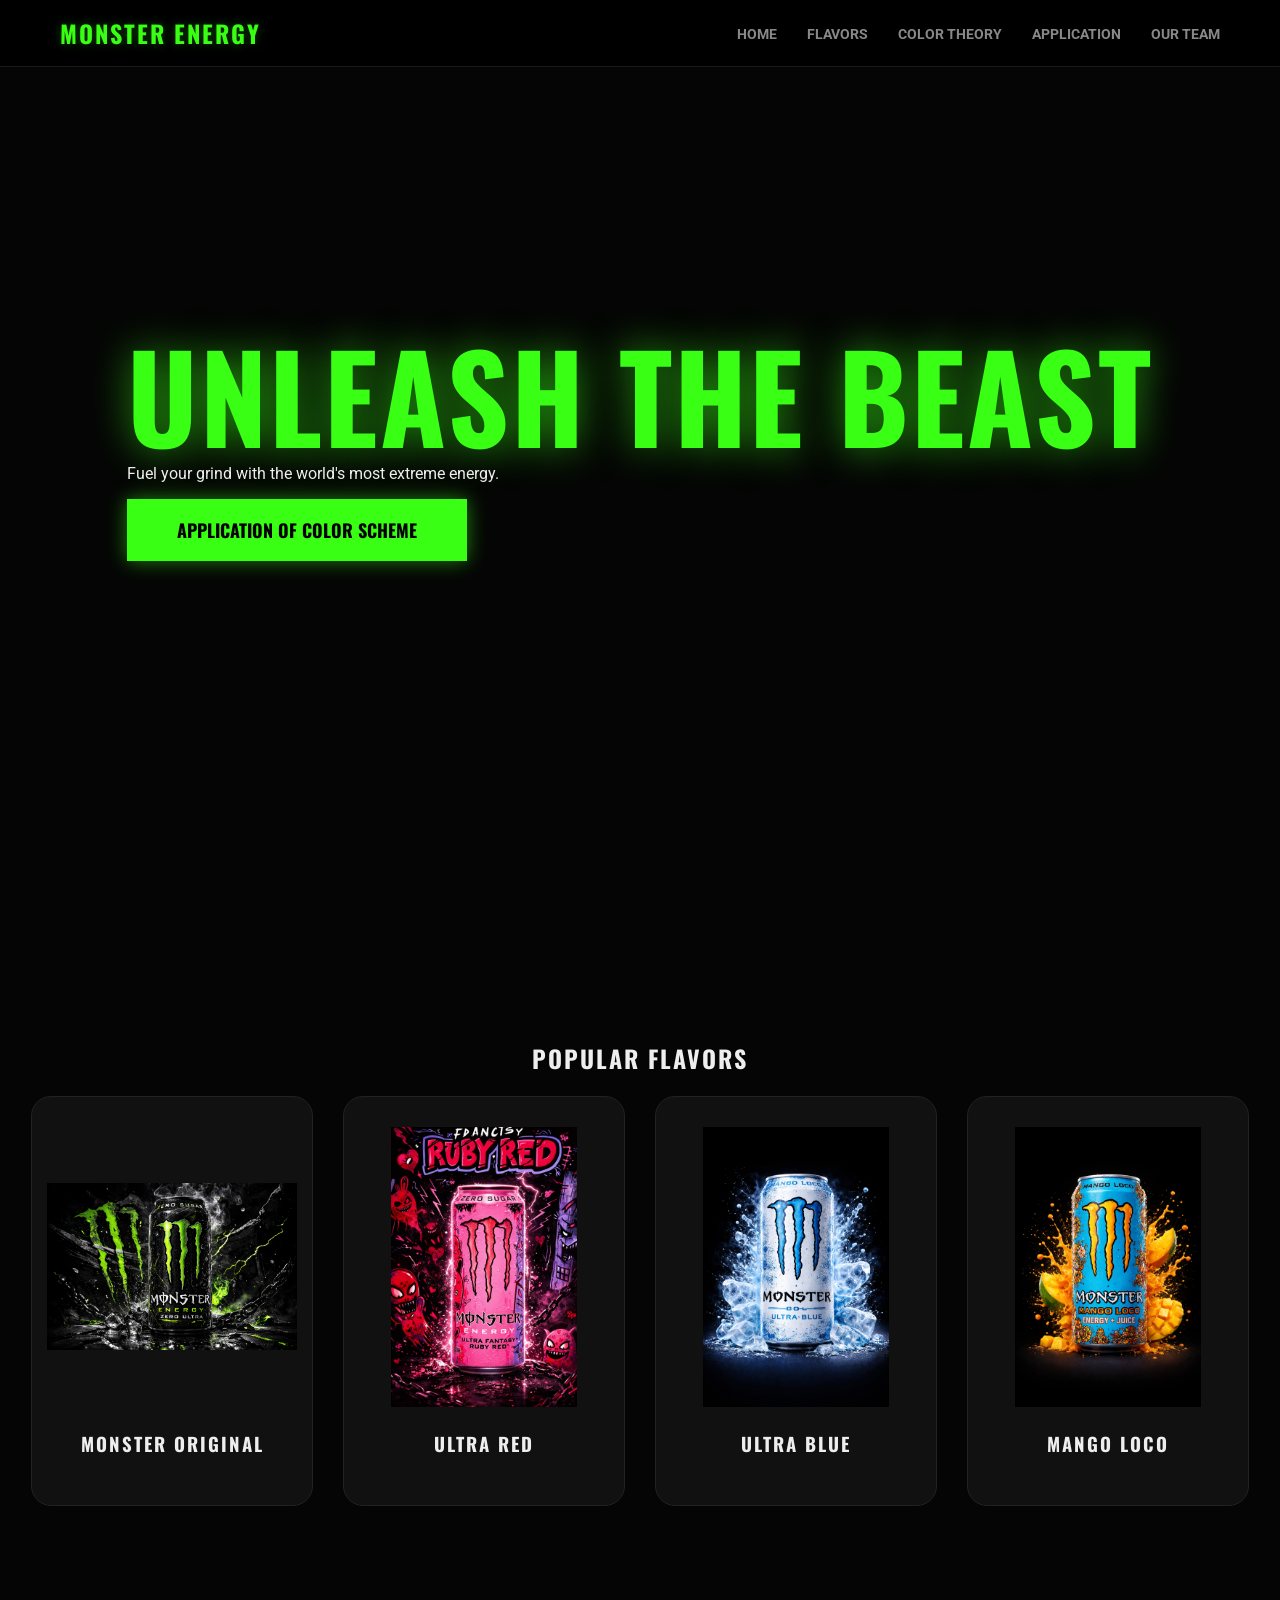
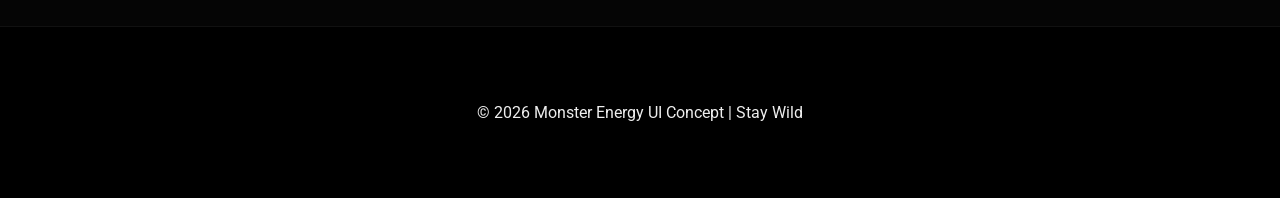
<file: index.html>
<!DOCTYPE html>
<html lang="en">
<head>
    <meta charset="UTF-8">
    <meta name="viewport" content="width=device-width, initial-scale=1.0">
    <title>Monster Energy | Unleash The Beast</title>
    <link rel="stylesheet" href="style.css">
</head>
<body>

<nav>
    <div class="logo">
        <h2>Monster Energy</h2>
    </div>
    <ul>
        <li><a href="index.html">Home</a></li>
        <li><a href="#flavors">Flavors</a></li>
        <li><a href="colors.html">Color Theory</a></li>
        <li><a href="application.html">Application</a></li>
        <li><a href="team.html">Our Team</a></li>
    </ul>
</nav>

<section class="hero">
    <video autoplay muted loop playsinline class="hero-video">
        <source src="asqqqqq.mp4" type="video/mp4">
    </video>
    <div class="hero-overlay"></div>
    <div class="hero-content">
        <h1>Unleash The Beast</h1>
        <p>Fuel your grind with the world's most extreme energy.</p>
        <a href="application.html" class="pulse-btn">Application of Color Scheme</a>
    </div>
</section>

<section id="flavors" class="flavors">
    <h2 class="section-title">Popular Flavors</h2>
    <div class="cards">
        <div class="card green"><img src="images/green.jpg" alt="Green"><h3>Monster Original</h3></div>
        <div class="card red"><img src="images/red.jpg" alt="Red"><h3>Ultra Red</h3></div>
        <div class="card blue"><img src="images/blue.jpg" alt="Blue"><h3>Ultra Blue</h3></div>
        <div class="card orange"><img src="images/orange.jpg" alt="Orange"><h3>Mango Loco</h3></div>
    </div>
</section>

<footer id="footer">
    <p>© 2026 Monster Energy UI Concept | Stay Wild</p>
</footer>

</body>
</html>
</file>
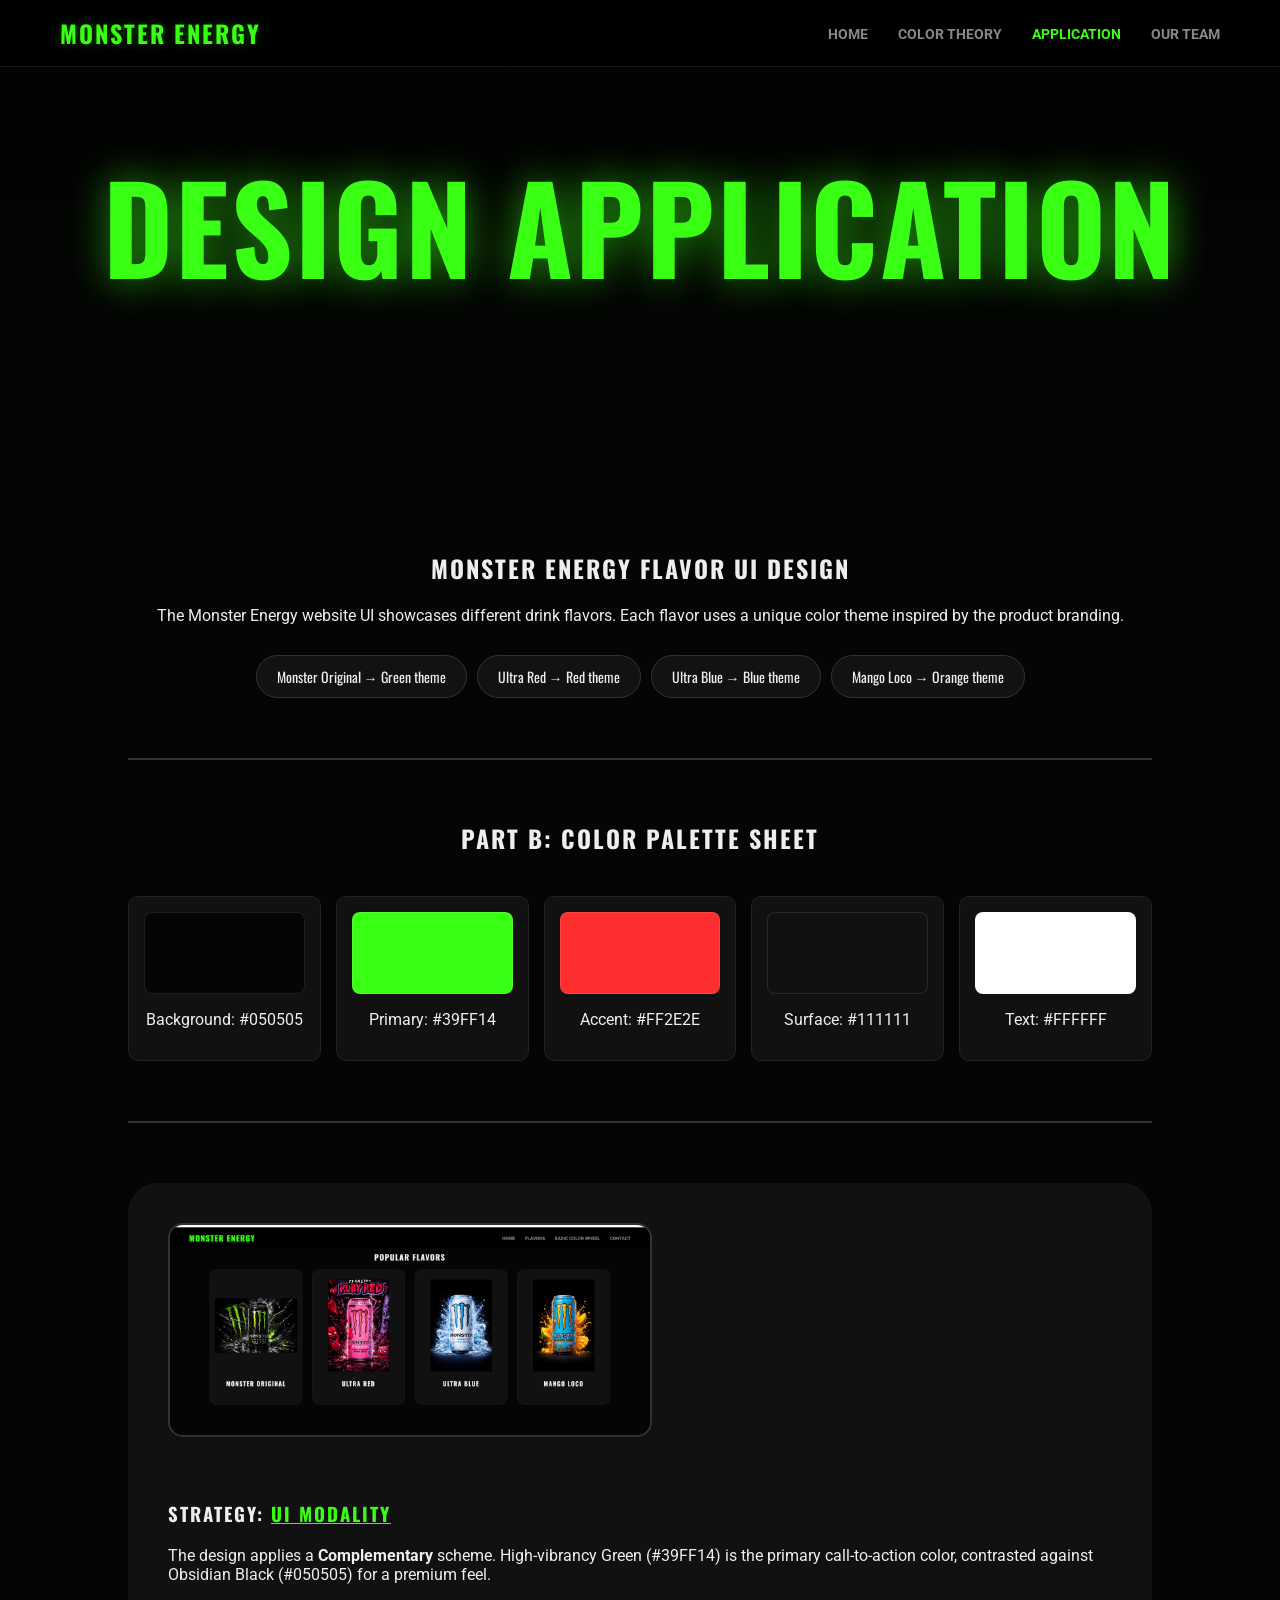
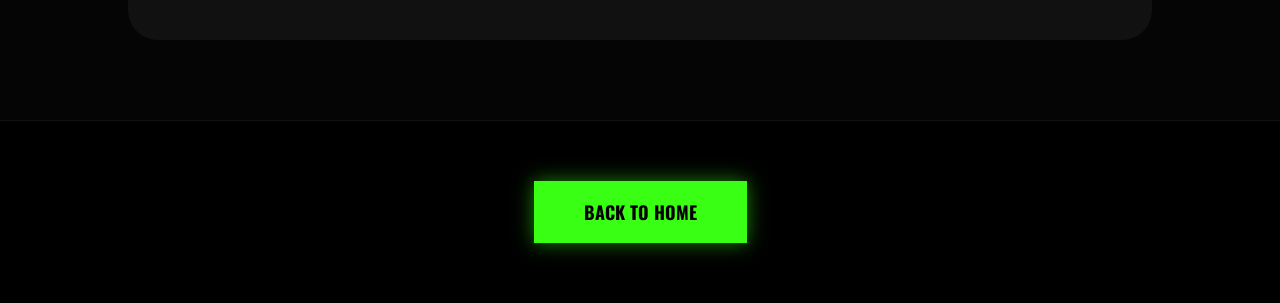
<file: application.html>
<!DOCTYPE html>
<html lang="en">
<head>
    <meta charset="UTF-8">
    <meta name="viewport" content="width=device-width, initial-scale=1.0">
    <title>Monster Lab | Application</title>
    <link rel="stylesheet" href="style.css">
</head>
<body class="theory-body">

<nav>
    <div class="logo"><h2>Monster Energy</h2></div>
    <ul>
        <li><a href="index.html">Home</a></li>
        <li><a href="colors.html">Color Theory</a></li>
        <li><a href="application.html" style="color: #39ff14;">Application</a></li>
        <li><a href="team.html">Our Team</a></li>
    </ul>
</nav>

<section class="theory-hero" style="height: 50vh;">
    <div class="hero-content">
        <h1 class="glow-text">Design Application</h1>
    </div>
</section>

<section class="theory-main">
    <div class="analysis-section">
        <h2 class="section-title">Monster Energy Flavor UI Design</h2>
        <p class="theory-intro">
            The Monster Energy website UI showcases different drink flavors. Each flavor uses a unique color theme inspired by the product branding.
        </p>
        <div class="flavor-pills">
            <span class="pill green">Monster Original → Green theme</span>
            <span class="pill red">Ultra Red → Red theme</span>
            <span class="pill blue">Ultra Blue → Blue theme</span>
            <span class="pill orange">Mango Loco → Orange theme</span>
        </div>
    </div>

    <hr class="jagged-divider">

    <h2 class="section-title">Part B: Color Palette Sheet</h2>
    <div class="palette-grid">
        <div class="palette-item"><div class="color-block" style="background: #050505;"></div><p>Background: #050505</p></div>
        <div class="palette-item"><div class="color-block" style="background: #39FF14;"></div><p>Primary: #39FF14</p></div>
        <div class="palette-item"><div class="color-block" style="background: #FF2E2E;"></div><p>Accent: #FF2E2E</p></div>
        <div class="palette-item"><div class="color-block" style="background: #111111;"></div><p>Surface: #111111</p></div>
        <div class="palette-item"><div class="color-block" style="background: #FFFFFF;"></div><p>Text: #FFFFFF</p></div>
    </div>

    <hr class="jagged-divider">

    <div class="analysis-flex">
        <div class="ss-box"><img src="images/site-screenshot.png" class="ss-img"></div>
        <div class="analysis-content">
            <h3>Strategy: <span class="highlight">UI Modality</span></h3>
            <p>The design applies a <strong>Complementary</strong> scheme. High-vibrancy Green (#39FF14) is the primary call-to-action color, contrasted against Obsidian Black (#050505) for a premium feel.</p>
        </div>
    </div>
</section>

<footer>
    <a href="index.html" class="pulse-btn">Back to Home</a>
</footer>

</body>
</html>
</file>
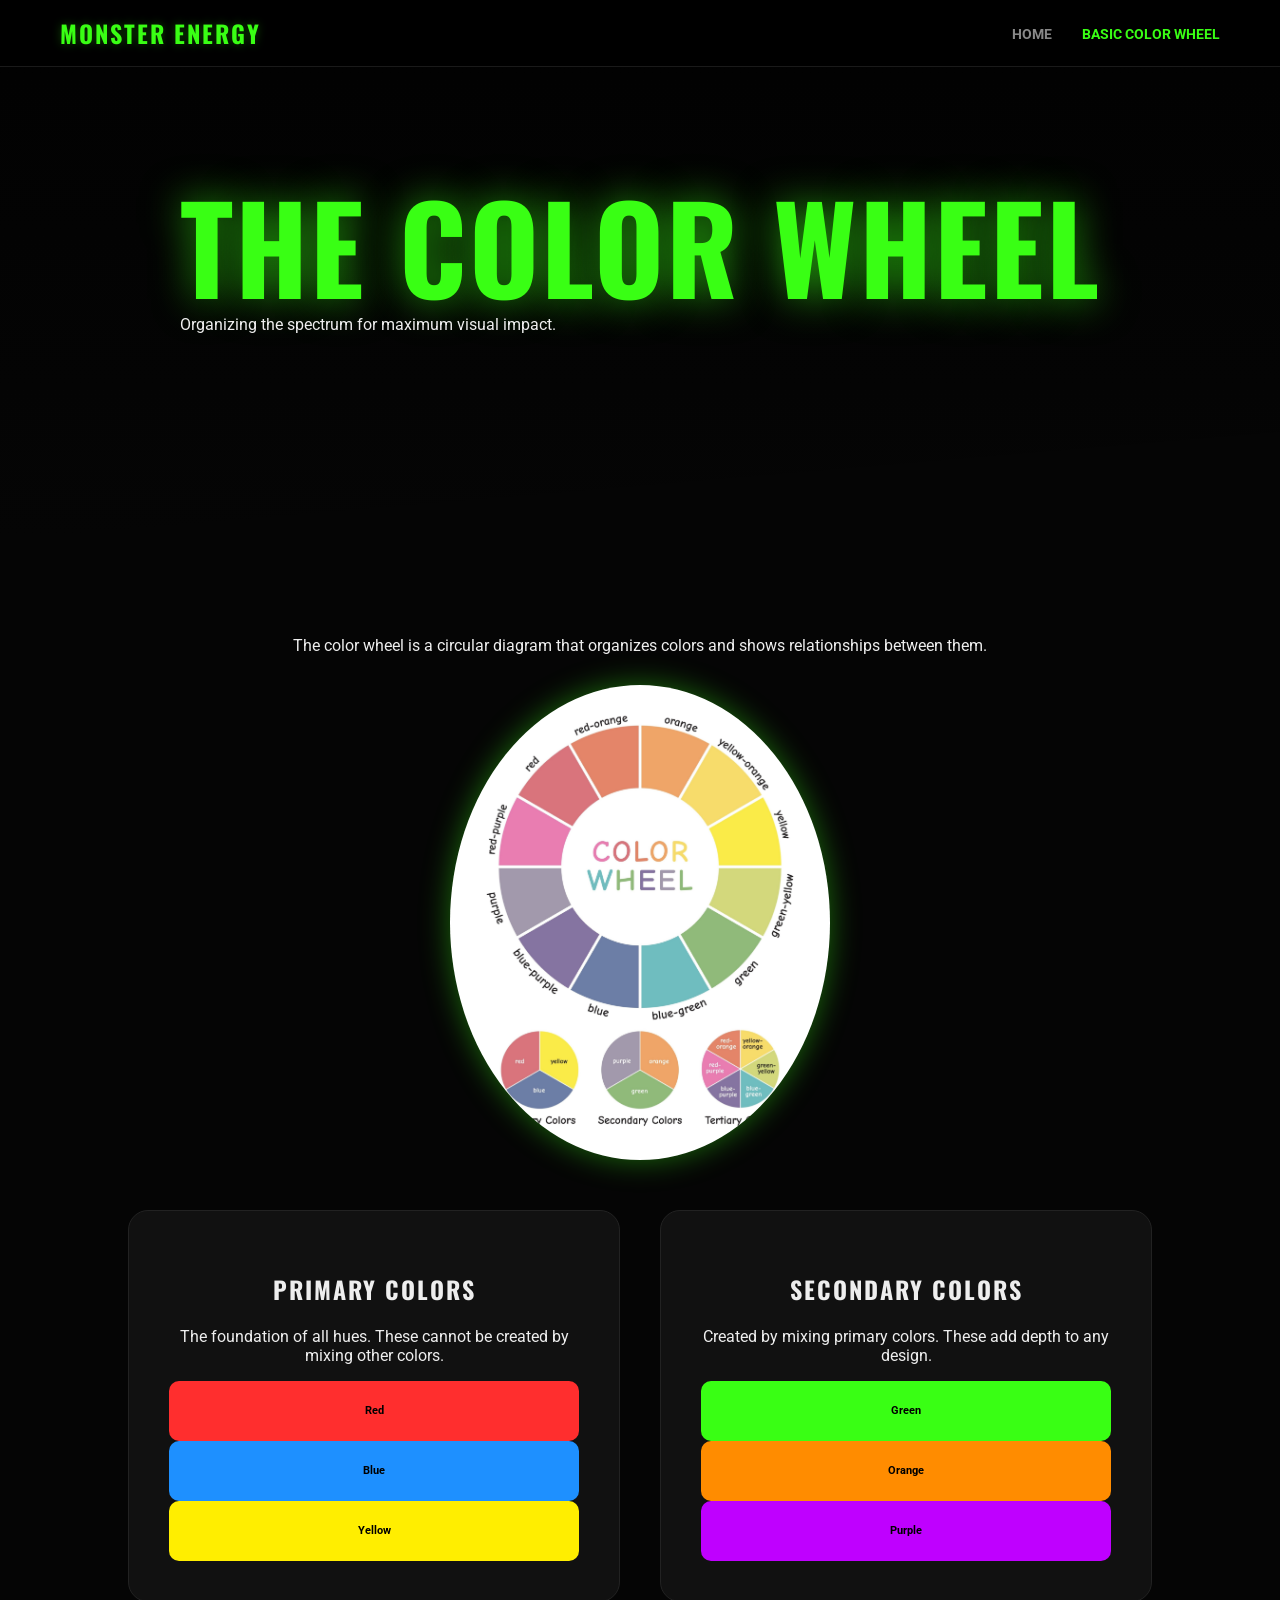
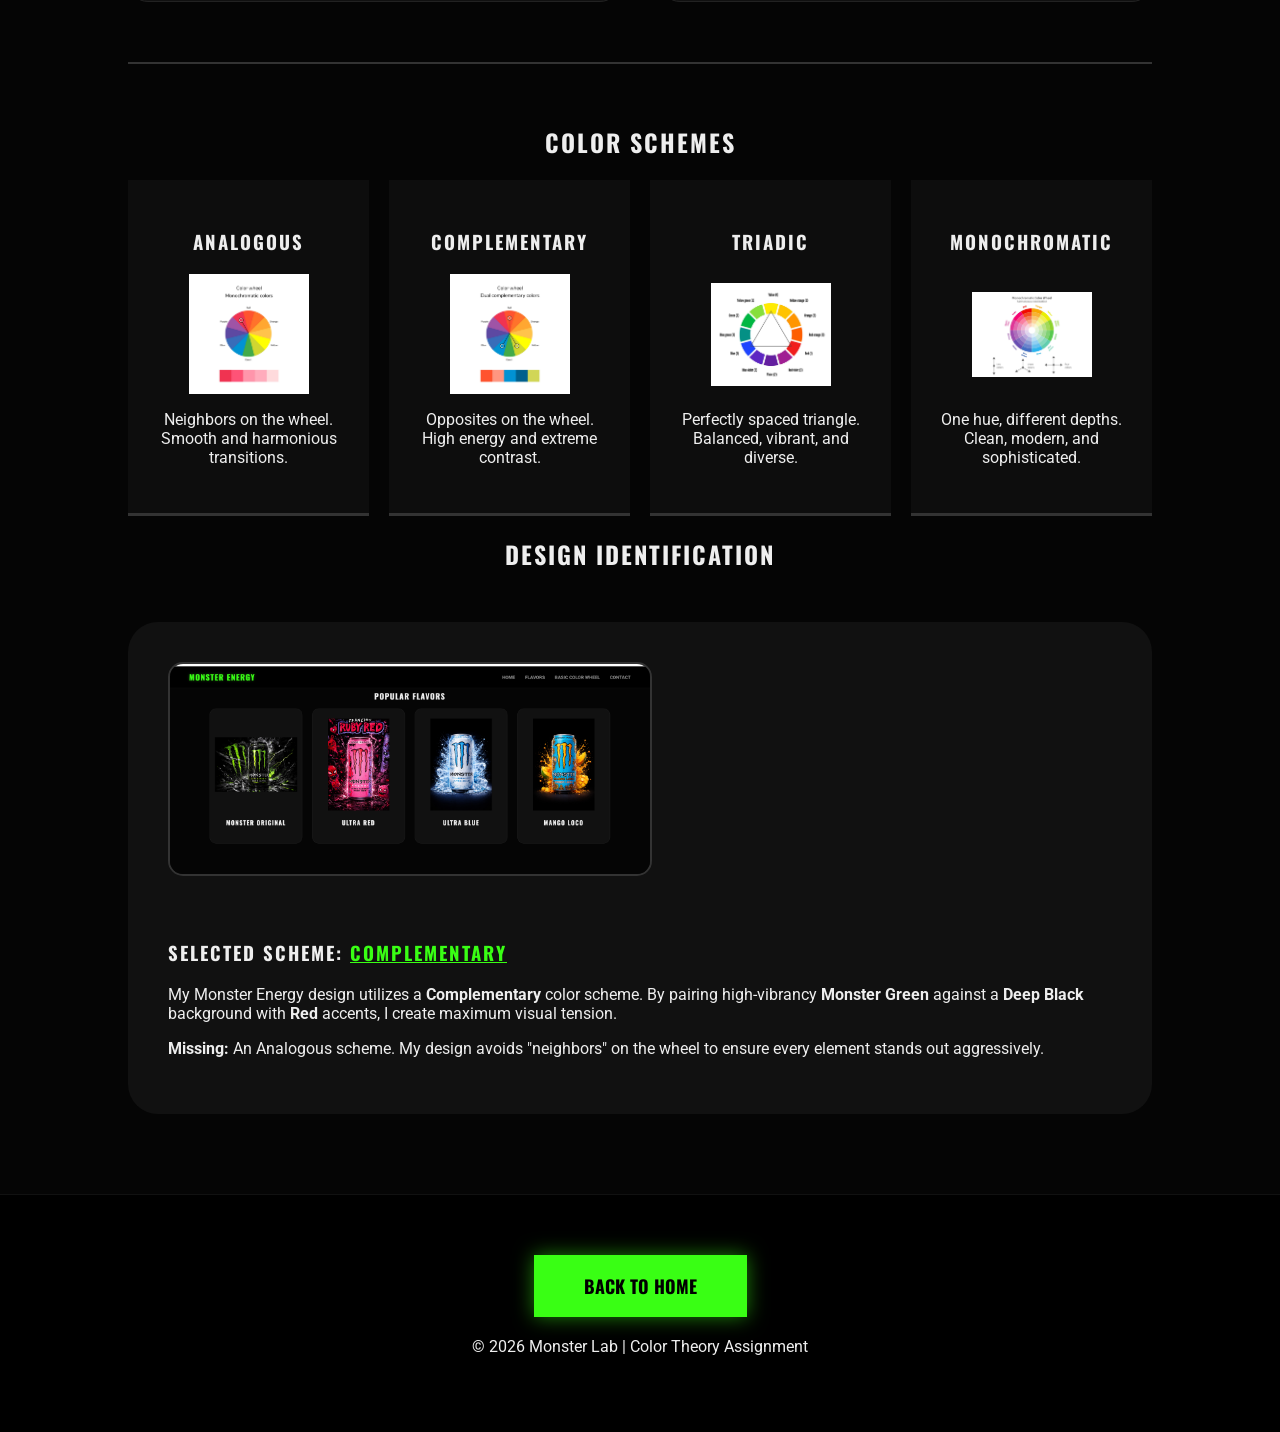
<file: colors.html>
<!DOCTYPE html>
<html lang="en">
<head>
    <meta charset="UTF-8">
    <meta name="viewport" content="width=device-width, initial-scale=1.0">
    <title>Monster Lab | Color Theory</title>
    <link rel="stylesheet" href="style.css">
</head>
<body class="theory-body">

<nav>
    <div class="logo"><h2>Monster Energy</h2></div>
    <ul>
        <li><a href="index.html">Home</a></li>
        <li><a href="colors.html" style="color: #39ff14;">Basic Color Wheel</a></li>
    </ul>
</nav>

<section class="theory-hero">
    <div class="hero-content">
        <h1 class="glow-text">The Color Wheel</h1>
        <p>Organizing the spectrum for maximum visual impact.</p>
    </div>
</section>

<section class="theory-main">
    <p class="theory-intro">The color wheel is a circular diagram that organizes colors and shows relationships between them.</p>
    
    <div class="wheel-box">
        <img src="images/color-wheel.jpeg" alt="Basic Color Wheel Diagram" class="main-wheel-img">
    </div>

    <div class="theory-grid">
        <div class="theory-card primary-card">
            <h2>Primary Colors</h2>
            <p>The foundation of all hues. These cannot be created by mixing other colors.</p>
            <div class="color-swatch">
                <div class="swatch red"><span>Red</span></div>
                <div class="swatch blue"><span>Blue</span></div>
                <div class="swatch yellow"><span>Yellow</span></div>
            </div>
        </div>

        <div class="theory-card secondary-card">
            <h2>Secondary Colors</h2>
            <p>Created by mixing primary colors. These add depth to any design.</p>
            <div class="color-swatch">
                <div class="swatch green"><span>Green</span></div>
                <div class="swatch orange"><span>Orange</span></div>
                <div class="swatch purple"><span>Purple</span></div>
            </div>
        </div>
    </div>

    <hr class="jagged-divider">

    <h2 class="section-title">Color Schemes</h2>
    <div class="schemes-container">
        <div class="scheme-item">
            <h3>Analogous</h3>
            <img src="images/analogous-scheme.jpeg" alt="Analogous Scheme Diagram" class="scheme-img">
            <p>Neighbors on the wheel. Smooth and harmonious transitions.</p>
        </div>
        <div class="scheme-item">
            <h3>Complementary</h3>
            <img src="images/complementary-scheme.jpeg" alt="Complementary Scheme Diagram" class="scheme-img">
            <p>Opposites on the wheel. High energy and extreme contrast.</p>
        </div>
        <div class="scheme-item">
            <h3>Triadic</h3>
            <img src="images/triadic-scheme.jpeg" alt="Triadic Scheme Diagram" class="scheme-img">
            <p>Perfectly spaced triangle. Balanced, vibrant, and diverse.</p>
        </div>
        <div class="scheme-item">
            <h3>Monochromatic</h3>
            <img src="images/monochromatic-scheme.jpeg" alt="Monochromatic Scheme Diagram" class="scheme-img">
            <p>One hue, different depths. Clean, modern, and sophisticated.</p>
        </div>
    </div>

    <div class="analysis-section">
        <h2 class="section-title">Design Identification</h2>
        <div class="analysis-flex">
            <div class="ss-box">
                <img src="images/site-screenshot.png" alt="My Design Screenshot" class="ss-img">
            </div>
            <div class="analysis-content">
                <h3>Selected Scheme: <span class="highlight">Complementary</span></h3>
                <p>My Monster Energy design utilizes a <strong>Complementary</strong> color scheme. By pairing high-vibrancy <strong>Monster Green</strong> against a <strong>Deep Black</strong> background with <strong>Red</strong> accents, I create maximum visual tension.</p>
                <p><strong>Missing:</strong> An Analogous scheme. My design avoids "neighbors" on the wheel to ensure every element stands out aggressively.</p>
            </div>
        </div>
    </div>
</section>

<footer>
    <a href="index.html" class="pulse-btn">Back to Home</a>
    <p style="margin-top: 20px;">© 2026 Monster Lab | Color Theory Assignment</p>
</footer>

</body>
</html>
</file>
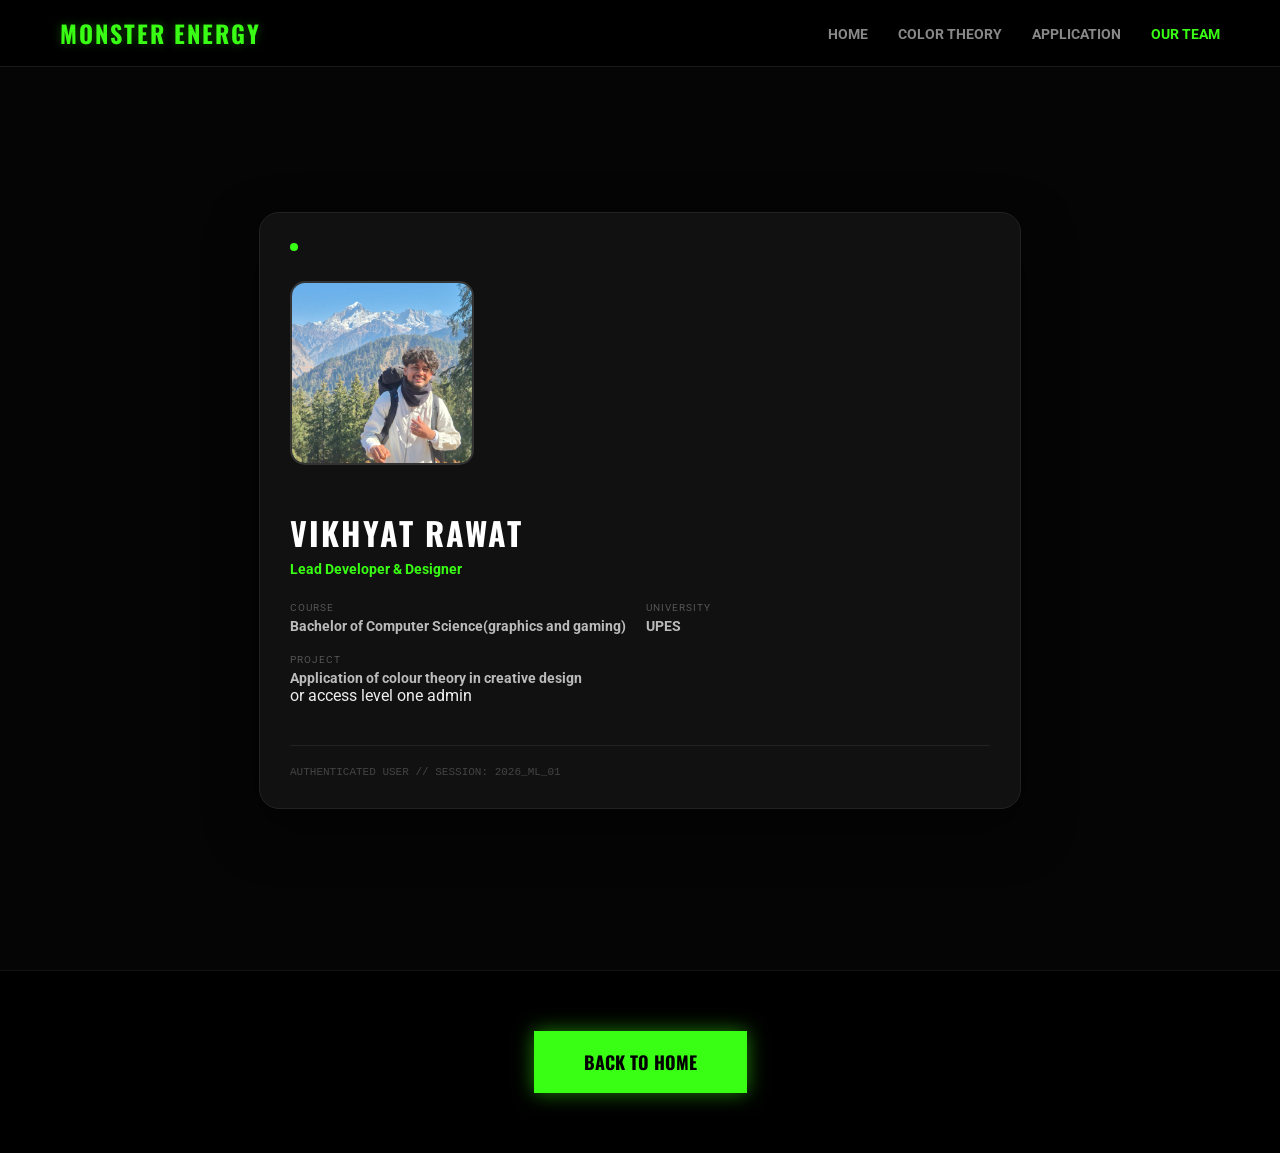
<file: team.html>
<!DOCTYPE html>
<html lang="en">
<head>
    <meta charset="UTF-8">
    <meta name="viewport" content="width=device-width, initial-scale=1.0">
    <title>Monster Lab | Our Team</title>
    <link rel="stylesheet" href="style.css">
</head>
<body class="theory-body">

<nav>
    <div class="logo"><h2>Monster Energy</h2></div>
    <ul>
        <li><a href="index.html">Home</a></li>
        <li><a href="colors.html">Color Theory</a></li>
        <li><a href="application.html">Application</a></li>
        <li><a href="team.html" style="color: #39ff14;">Our Team</a></li>
    </ul>
</nav>

<section class="team-section">
    <div class="profile-card">
        <div class="profile-header">
            <div class="status-dot"></div>
        </div>
        <div class="profile-content">
            <div class="profile-image">
                <img src="images/creator-photo.jpg" alt="Creator" onerror="this.src='https://via.placeholder.com/150/050505/39FF14?text=CREATOR'">
            </div>
            <div class="profile-info">
                <h2>vikhyat Rawat</h2>
                <p class="role">Lead Developer & Designer</p>
                <div class="details-grid">
                    <div class="detail-box"><label>Course</label><p>Bachelor of Computer Science(graphics and gaming)</p></div>
                    <div class="detail-box"><label>University</label><p>UPES</p></div>
                    <div class="detail-box"><label>Project</label><p>Application of colour theory in creative design</p></div>
                </div>
            </div>
        </div> or access level one admin
        <div class="profile-footer">AUTHENTICATED USER // SESSION: 2026_ML_01</div>
    </div>
</section>

<footer>
    <a href="index.html" class="pulse-btn">Back to Home</a>
</footer>

</body>
</html>
</file>
<file: style.css>
/* 1. SETUP & FONTS */
@import url('https://fonts.googleapis.com/css2?family=Oswald:wght@500;700&family=Roboto:wght@400;700&display=swap');

body {
    margin: 0;
    font-family: 'Roboto', sans-serif;
    background: #050505;
    color: #eeeeee;
    overflow-x: hidden;
    scroll-behavior: smooth;
}

h1, h2, h3, h4 {
    font-family: 'Oswald', sans-serif;
    text-transform: uppercase;
    letter-spacing: 2px;
}

/* 2. NAVIGATION */
nav {
    display: flex;
    justify-content: space-between;
    align-items: center;
    padding: 15px 60px;
    background: rgba(0, 0, 0, 0.9);
    backdrop-filter: blur(15px);
    position: fixed;
    width: 100%;
    box-sizing: border-box;
    top: 0;
    z-index: 1000;
    border-bottom: 1px solid rgba(255, 255, 255, 0.1);
}

nav h2 { color: #39ff14; font-size: 24px; margin: 0; text-shadow: 0 0 10px rgba(57, 255, 20, 0.3); }

nav ul { display: flex; gap: 30px; list-style: none; margin: 0; }

nav ul li a {
    text-decoration: none;
    font-weight: 700;
    font-size: 14px;
    color: #888;
    transition: 0.3s ease;
    text-transform: uppercase;
}

nav ul li:nth-child(1) a:hover { color: #39ff14; text-shadow: 0 0 10px #39ff14; }
nav ul li:nth-child(2) a:hover { color: #1e90ff; text-shadow: 0 0 10px #1e90ff; }
nav ul li:nth-child(3) a:hover { color: #ff8c00; text-shadow: 0 0 10px #ff8c00; }
nav ul li:nth-child(4) a:hover { color: #ff2e2e; text-shadow: 0 0 10px #ff2e2e; }

/* 3. HERO & THEORY HERO */
.hero, .theory-hero {
    position: relative;
    height: 100vh;
    display: flex;
    align-items: center;
    justify-content: center;
    overflow: hidden;
    clip-path: polygon(0 0, 100% 0, 100% 92%, 0% 100%);
}

.theory-hero {
    height: 60vh;
    background: linear-gradient(rgba(0,0,0,0.7), #050505);
    clip-path: polygon(0 0, 100% 0, 100% 80%, 0% 100%);
}

.hero-video {
    position: absolute;
    top: 50%;
    left: 50%;
    min-width: 100%;
    min-height: 100%;
    transform: translate(-50%, -50%);
    object-fit: cover;
    z-index: -2;
}

.hero h1, .glow-text {
    font-size: clamp(60px, 10vw, 120px);
    color: #39ff14;
    text-shadow: 0 0 40px rgba(57, 255, 20, 0.6);
    margin: 0;
    line-height: 0.9;
}

/* 4. PULSE BUTTON */
.pulse-btn {
    padding: 18px 50px;
    background: #39ff14;
    border: none;
    color: #000;
    font-family: 'Oswald', sans-serif;
    font-weight: 700;
    font-size: 18px;
    text-transform: uppercase;
    cursor: pointer;
    box-shadow: 0 0 20px rgba(57, 255, 20, 0.5);
    transition: 0.3s;
    text-decoration: none;
    display: inline-block;
}

/* 5. THEORY MAIN LAYOUT & IMAGES */
.theory-main { padding: 80px 10%; text-align: center; }

.main-wheel-img {
    max-width: 380px;
    width: 90%;
    height: auto;
    border-radius: 50%;
    margin: 30px auto;
    display: block;
    filter: drop-shadow(0 0 15px rgba(57, 255, 20, 0.4));
}

.theory-grid { display: grid; grid-template-columns: repeat(auto-fit, minmax(300px, 1fr)); gap: 40px; margin-top: 50px; }
.theory-card { background: #111; padding: 40px; border-radius: 20px; border: 1px solid #222; transition: 0.4s; }

.swatch { flex: 1; height: 60px; border-radius: 10px; display: flex; align-items: center; justify-content: center; font-weight: bold; color: #000; font-size: 11px; }
.red { background: #ff2e2e; } .blue { background: #1e90ff; } .yellow { background: #ffee00; }
.green { background: #39ff14; } .orange { background: #ff8c00; } .purple { background: #bf00ff; }

.schemes-container { display: grid; grid-template-columns: repeat(auto-fit, minmax(200px, 1fr)); gap: 20px; }
.scheme-item { background: rgba(255,255,255,0.03); padding: 30px; border-bottom: 3px solid #333; transition: 0.3s; }
.scheme-img { width: 120px; height: 120px; object-fit: contain; margin: 0 auto 15px auto; display: block; }

/* 6. ANALYSIS & APPLICATION SPECIALS */
.analysis-flex { display: flex; gap: 40px; align-items: center; background: #111; padding: 40px; border-radius: 30px; margin-top: 50px; text-align: left; flex-wrap: wrap; }
.ss-img { width: 100%; max-width: 480px; height: auto; border-radius: 15px; border: 2px solid #333; }
.highlight { color: #39ff14; text-decoration: underline; }

.flavor-pills { display: flex; justify-content: center; gap: 10px; flex-wrap: wrap; margin: 30px 0; }
.pill { padding: 10px 20px; border-radius: 50px; font-family: 'Oswald'; font-size: 14px; background: rgba(255,255,255,0.05); border: 1px solid #333; }

.palette-grid { display: grid; grid-template-columns: repeat(auto-fit, minmax(140px, 1fr)); gap: 15px; margin: 40px 0; }
.palette-item { background: #111; padding: 15px; border-radius: 10px; border: 1px solid #222; text-align: center; }
.color-block { height: 80px; border-radius: 8px; margin-bottom: 10px; border: 1px solid rgba(255,255,255,0.1); }

/* 7. FLAVORS (Index Page) */
.flavors { padding: 120px 20px; text-align: center; }
.cards { display: flex; justify-content: center; gap: 30px; flex-wrap: wrap; perspective: 1000px; }
.card { width: 250px; background: #111; border-radius: 20px; padding: 30px 15px; border: 1px solid #222; transition: 0.5s; }
.card img { width: 100%; height: 280px; object-fit: contain; }
.card:hover { transform: translateY(-20px) rotateX(10deg); border-color: #39ff14; }

footer { padding: 60px 20px; text-align: center; background: #000; border-top: 1px solid #111; }

.jagged-divider { border: 0; height: 2px; background: #333; margin: 60px 0; }

/* =========================================
   ADDITION FOR TEAM.HTML (CREATOR PAGE) 
   ========================================= */

.team-section {
    padding: 150px 20px 100px;
    display: flex;
    justify-content: center;
    align-items: center;
    min-height: 80vh;
}

.profile-card {
    background: #111;
    border: 1px solid #222;
    border-radius: 20px;
    width: 100%;
    max-width: 700px;
    padding: 30px;
    position: relative;
    overflow: hidden;
    transition: 0.5s ease-in-out;
    box-shadow: 0 20px 50px rgba(0,0,0,0.5);
}

.profile-card:hover {
    border-color: #39ff14;
    box-shadow: 0 0 30px rgba(57, 255, 20, 0.2);
    transform: translateY(-5px);
}

.profile-header {
    display: flex;
    align-items: center;
    gap: 10px;
    font-family: monospace;
    color: #39ff14;
    font-size: 12px;
    margin-bottom: 30px;
}

.status-dot {
    width: 8px;
    height: 8px;
    background: #39ff14;
    border-radius: 50%;
    animation: statusPulse 1.5s infinite;
}

.profile-content {
    display: flex;
    gap: 40px;
    align-items: center;
    flex-wrap: wrap;
}

.profile-image img {
    width: 180px;
    height: 180px;
    border-radius: 15px;
    object-fit: cover;
    border: 2px solid #333;
    transition: 0.3s;
}

.profile-card:hover .profile-image img {
    border-color: #39ff14;
}

.profile-info h2 {
    margin: 0;
    font-size: 32px;
    color: #fff;
}

.role {
    color: #39ff14;
    font-weight: bold;
    margin-top: 5px;
    font-size: 14px;
}

.details-grid {
    display: grid;
    grid-template-columns: 1fr 1fr;
    gap: 20px;
    margin-top: 25px;
}

.detail-box label {
    display: block;
    font-size: 10px;
    color: #555;
    text-transform: uppercase;
    letter-spacing: 1px;
}

.detail-box p {
    margin: 5px 0 0;
    font-size: 14px;
    font-weight: bold;
    color: #bbb;
}

.profile-footer {
    margin-top: 40px;
    padding-top: 20px;
    border-top: 1px solid #222;
    font-size: 11px;
    color: #444;
    font-family: monospace;
}

@keyframes statusPulse {
    0% { opacity: 1; transform: scale(1); }
    50% { opacity: 0.5; transform: scale(1.2); }
    100% { opacity: 1; transform: scale(1); }
}

@media (max-width: 600px) {
    .profile-content { justify-content: center; text-align: center; }
    .details-grid { grid-template-columns: 1fr; }
}
</file>
